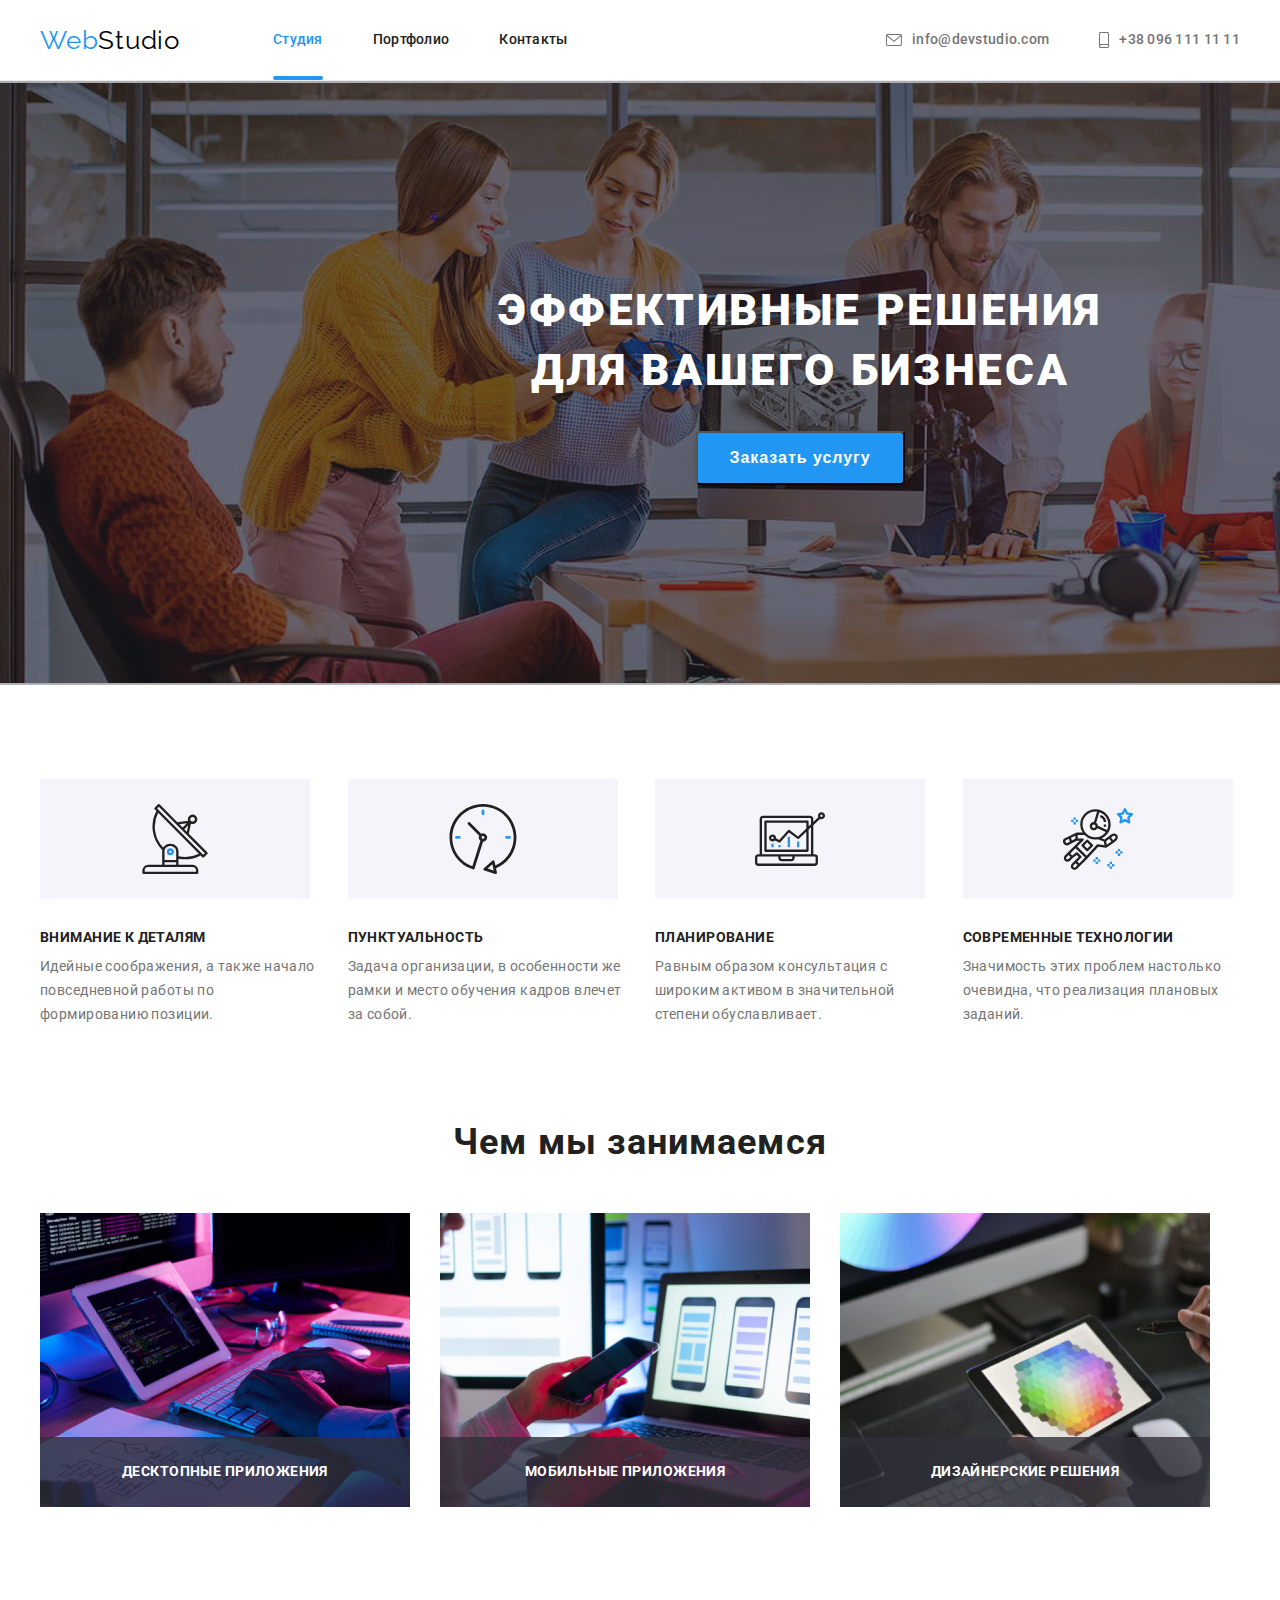
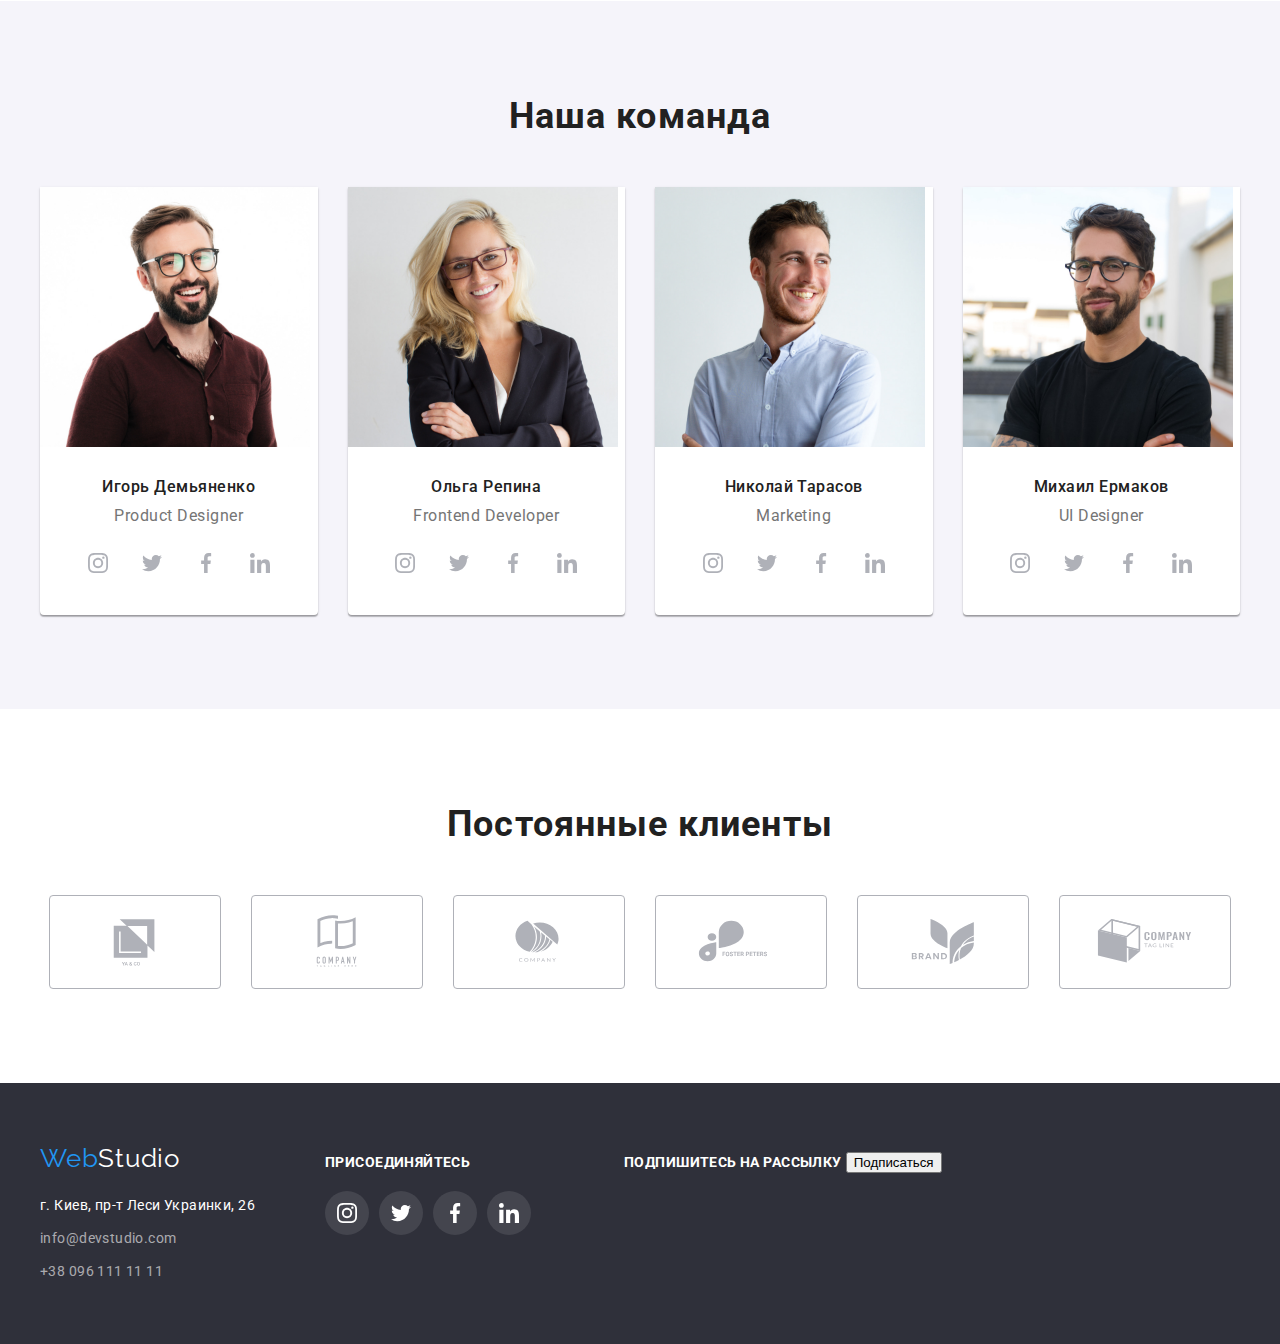
<file: index.html>
<!DOCTYPE html>
<html lang="ru">
  <head>
    <meta charset="UTF-8" />
    <meta http-equiv="X-UA-Compatible" content="IE=edge" />
    <meta name="viewport" content="width=device-width, initial-scale=1.0" />
    <title>WebStudio</title>
    <link rel="preconnect" href="https://fonts.googleapis.com" />
    <link rel="preconnect" href="https://fonts.gstatic.com" crossorigin />
    <link
      href="https://fonts.googleapis.com/css2?family=Raleway:wght@700&family=Roboto:wght@400;500;700;900&display=swap"
      rel="stylesheet"
    />
    <link
      rel="stylesheet"
      href="https://cdnjs.cloudflare.com/ajax/libs/modern-normalize/1.1.0/modern-normalize.min.css"
      integrity="sha512-wpPYUAdjBVSE4KJnH1VR1HeZfpl1ub8YT/NKx4PuQ5NmX2tKuGu6U/JRp5y+Y8XG2tV+wKQpNHVUX03MfMFn9Q=="
      crossorigin="anonymous"
      referrerpolicy="no-referrer"
    />
    <link rel="stylesheet" href="./css/styles.css" />
  </head>

  <body class="body data-page">
    <header class="header">
      <div class="conteiner header-conteiner">
        <a href="" class="header-logo"
          ><span class="first-logo">Web</span>Studio</a
        >
        <nav class="header-nav">
          <ul class="site-list">
            <li class="header-item">
              <a class="nav-item--active current" href="">Студия</a>
            </li>
            <li class="header-item">
              <a class="nav-item" href="./portfolio.html">Портфолио</a>
            </li>
            <li class="header-item">
              <a class="nav-item" href="">Контакты</a>
            </li>
          </ul>
        </nav>
        <ul class="contacts">
          <li class="item">
            <a class="link-mail" href="mailto:info@devstudio.com"
              ><svg class="mail-icons" width="16" height="12">
                <use href="./images/icons.svg#mail"></use>
              </svg>
              info@devstudio.com
            </a>
          </li>
          <li class="item">
            <a class="link-tel" href="tel:+380961111111">
              <svg class="tel-icons" width="10" height="16">
                <use href="./images/icons.svg#smartphone"></use>
              </svg>
              +38 096 111 11 11
            </a>
          </li>
        </ul>
      </div>
    </header>
    <main>
      <!-- Hero -->
      <section class="section-hero">
        <div class="conteiner conteiner-hero">
          <h1 class="hero-title">Эффективные решения для вашего бизнеса</h1>
          <button data-modal-open class="hero-btn" type="button">
            Заказать услугу
          </button>
        </div>
      </section>
      <!-- Features -->
      <section class="features">
        <div class="conteiner">
          <ul class="features-list">
            <li class="features-item">
              <div class="conteiner-icons">
                <svg class="features-icons" width="70" height="70">
                  <use href="./images/icons.svg#antenna"></use>
                </svg>
              </div>
              <h3 class="features-titie">Внимание к деталям</h3>
              <p class="features-txt">
                Идейные соображения, а также начало повседневной работы по
                формированию позиции.
              </p>
            </li>
            <li class="features-item">
              <div class="conteiner-icons">
                <svg class="features-icons" width="70" height="70">
                  <use href="./images/icons.svg#clock"></use>
                </svg>
              </div>
              <h3 class="features-titie">Пунктуальность</h3>
              <p class="features-txt">
                Задача организации, в особенности же рамки и место обучения
                кадров влечет за собой.
              </p>
            </li>
            <li class="features-item">
              <div class="conteiner-icons">
                <svg class="features-icons" width="70" height="70">
                  <use href="./images/icons.svg#diagram"></use>
                </svg>
              </div>
              <h3 class="features-titie">Планирование</h3>
              <p class="features-txt">
                Равным образом консультация с широким активом в значительной
                степени обуславливает.
              </p>
            </li>
            <li class="features-item">
              <div class="conteiner-icons">
                <svg class="features-icons" width="70" height="70">
                  <use href="./images/icons.svg#astronaut"></use>
                </svg>
              </div>
              <h3 class="features-titie">Современные технологии</h3>
              <p class="features-txt">
                Значимость этих проблем настолько очевидна, что реализация
                плановых заданий.
              </p>
            </li>
          </ul>
        </div>
      </section>
      <!-- Specialization -->
      <section class="specialization">
        <div class="conteiner">
          <h2 class="specialization-title">Чем мы занимаемся</h2>
          <ul class="specialization-list">
            <li class="specialization-item">
              <img
                src="./images/specialization/box-1sq.jpg"
                alt="работа за компьютером"
                width="370"
                height="294"
              />
              <h3 class="special-name">ДЕСКТОПНЫЕ ПРИЛОЖЕНИЯ</h3>
            </li>
            <li class="specialization-item">
              <img
                src="./images/specialization/box-2sq.jpg"
                alt="работа с телефоном"
                width="370"
                height="294"
              />
              <h3 class="special-name">МОБИЛЬНЫЕ ПРИЛОЖЕНИЯ</h3>
            </li>
            <li class="specialization-item">
              <img
                src="./images/specialization/box-3sq.jpg"
                alt="работа с планшетом"
                width="370"
                height="294"
              />
              <h3 class="special-name">ДИЗАЙНЕРСКИЕ РЕШЕНИЯ</h3>
            </li>
          </ul>
        </div>
      </section>
      <!-- Section team -->
      <section class="team">
        <div class="conteiner">
          <h2 class="team-title">Наша команда</h2>
          <ul class="team-list">
            <li class="team-item">
              <img
                src="./images/team/img-1sq.jpg"
                alt="Игорь Демьяненко"
                width="270"
                height="260"
              />
              <div class="card-name">
                <h3 class="team-caption">Игорь Демьяненко</h3>
                <p class="team-txt" lang="en">Product Designer</p>
                <ul class="icons-list">
                  <li>
                    <a
                      class="icons-link"
                      href=""
                      target="_blank"
                      rel="noopener noreferrer"
                      aria-label="instagram"
                    >
                      <svg class="social-icons" width="20" height="20">
                        <use href="./images/icons.svg#instagram"></use>
                      </svg>
                    </a>
                  </li>
                  <li>
                    <a
                      class="icons-link"
                      href=""
                      target="_blank"
                      rel="noopener noreferrer"
                      aria-label="twitter"
                    >
                      <svg class="social-icons" width="20" height="20">
                        <use href="./images/icons.svg#twitter"></use>
                      </svg>
                    </a>
                  </li>
                  <li>
                    <a
                      class="icons-link"
                      href=""
                      target="_blank"
                      rel="noopener noreferrer"
                      aria-label="facebook"
                    >
                      <svg class="social-icons" width="20" height="20">
                        <use href="./images/icons.svg#facebook"></use>
                      </svg>
                    </a>
                  </li>
                  <li>
                    <a
                      class="icons-link"
                      href=""
                      target="_blank"
                      rel="noopener noreferrer"
                      aria-label="linkedin"
                    >
                      <svg class="social-icons" width="20" height="20">
                        <use href="./images/icons.svg#linkedin"></use>
                      </svg>
                    </a>
                  </li>
                </ul>
              </div>
            </li>
            <li class="team-item">
              <img
                src="./images/team/img-2sq.jpg"
                alt="Ольга Репина"
                width="270"
                height="260"
              />
              <div class="card-name">
                <h3 class="team-caption">Ольга Репина</h3>
                <p class="team-txt" lang="en">Frontend Developer</p>
                <ul class="icons-list">
                  <li>
                    <a
                      class="icons-link"
                      href=""
                      target="_blank"
                      rel="noopener noreferrer"
                      aria-label="instagram"
                    >
                      <svg class="social-icons" width="20" height="20">
                        <use href="./images/icons.svg#instagram"></use>
                      </svg>
                    </a>
                  </li>
                  <li>
                    <a
                      class="icons-link"
                      href=""
                      target="_blank"
                      rel="noopener noreferrer"
                      aria-label="twitter"
                    >
                      <svg class="social-icons" width="20" height="20">
                        <use href="./images/icons.svg#twitter"></use>
                      </svg>
                    </a>
                  </li>
                  <li>
                    <a
                      class="icons-link"
                      href=""
                      target="_blank"
                      rel="noopener noreferrer"
                      aria-label="facebook"
                    >
                      <svg class="social-icons" width="20" height="20">
                        <use href="./images/icons.svg#facebook"></use>
                      </svg>
                    </a>
                  </li>
                  <li>
                    <a
                      class="icons-link"
                      href=""
                      target="_blank"
                      rel="noopener noreferrer"
                      aria-label="linkedin"
                    >
                      <svg class="social-icons" width="20" height="20">
                        <use href="./images/icons.svg#linkedin"></use>
                      </svg>
                    </a>
                  </li>
                </ul>
              </div>
            </li>
            <li class="team-item">
              <img
                src="./images/team/img-3sq.jpg"
                alt="Николай Тарасов"
                width="270"
                height="260"
              />
              <div class="card-name">
                <h3 class="team-caption">Николай Тарасов</h3>
                <p class="team-txt" lang="en">Marketing</p>
                <ul class="icons-list">
                  <li>
                    <a
                      class="icons-link"
                      href=""
                      target="_blank"
                      rel="noopener noreferrer"
                      aria-label="instagram"
                    >
                      <svg class="social-icons" width="20" height="20">
                        <use href="./images/icons.svg#instagram"></use>
                      </svg>
                    </a>
                  </li>
                  <li>
                    <a
                      class="icons-link"
                      href=""
                      target="_blank"
                      rel="noopener noreferrer"
                      aria-label="twitter"
                    >
                      <svg class="social-icons" width="20" height="20">
                        <use href="./images/icons.svg#twitter"></use>
                      </svg>
                    </a>
                  </li>
                  <li>
                    <a
                      class="icons-link"
                      href=""
                      target="_blank"
                      rel="noopener noreferrer"
                      aria-label="facebook"
                    >
                      <svg class="social-icons" width="20" height="20">
                        <use href="./images/icons.svg#facebook"></use>
                      </svg>
                    </a>
                  </li>
                  <li>
                    <a
                      class="icons-link"
                      href=""
                      target="_blank"
                      rel="noopener noreferrer"
                      aria-label="linkedin"
                    >
                      <svg class="social-icons" width="20" height="20">
                        <use href="./images/icons.svg#linkedin"></use>
                      </svg>
                    </a>
                  </li>
                </ul>
              </div>
            </li>
            <li class="team-item">
              <img
                src="./images/team/img-4sq.jpg"
                alt="Михаил Ермаков"
                width="270"
                height="260"
              />
              <div class="card-name">
                <h3 class="team-caption">Михаил Ермаков</h3>
                <p class="team-txt" lang="en">UI Designer</p>
                <ul class="icons-list">
                  <li>
                    <a
                      class="icons-link"
                      href=""
                      target="_blank"
                      rel="noopener noreferrer"
                      aria-label="instagram"
                    >
                      <svg class="social-icons" width="20" height="20">
                        <use href="./images/icons.svg#instagram"></use>
                      </svg>
                    </a>
                  </li>
                  <li>
                    <a
                      class="icons-link"
                      href=""
                      target="_blank"
                      rel="noopener noreferrer"
                      aria-label="twitter"
                    >
                      <svg class="social-icons" width="20" height="20">
                        <use href="./images/icons.svg#twitter"></use>
                      </svg>
                    </a>
                  </li>
                  <li>
                    <a
                      class="icons-link"
                      href=""
                      target="_blank"
                      rel="noopener noreferrer"
                      aria-label="facebook"
                    >
                      <svg class="social-icons" width="20" height="20">
                        <use href="./images/icons.svg#facebook"></use>
                      </svg>
                    </a>
                  </li>
                  <li>
                    <a
                      class="icons-link"
                      href=""
                      target="_blank"
                      rel="noopener noreferrer"
                      aria-label="linkedin"
                    >
                      <svg class="social-icons" width="20" height="20">
                        <use href="./images/icons.svg#linkedin"></use>
                      </svg>
                    </a>
                  </li>
                </ul>
              </div>
            </li>
          </ul>
        </div>
      </section>
      <!-- Section clients -->
      <section class="clients">
        <div class="conteiner">
          <h2 class="clients-title">Постоянные клиенты</h2>
          <ul class="clients-list">
            <li class="clients-item">
              <a
                class="clients-link"
                href=""
                target="_blank"
                rel="noopener noreferrer"
                aria-label="YA & CO"
              >
                <svg class="clients-icons" width="106" height="60">
                  <use href="./images/icons.svg#logo-1"></use>
                </svg>
              </a>
            </li>
            <li class="clients-item">
              <a
                class="clients-link"
                href=""
                target="_blank"
                rel="noopener noreferrer"
                aria-label="TAGLINE HERE"
              >
                <svg class="clients-icons" width="106" height="60">
                  <use href="./images/icons.svg#logo-2"></use>
                </svg>
              </a>
            </li>
            <li class="clients-item">
              <a
                class="clients-link"
                href=""
                target="_blank"
                rel="noopener noreferrer"
                aria-label="COMPANY"
              >
                <svg class="clients-icons" width="106" height="60">
                  <use href="./images/icons.svg#logo-3"></use>
                </svg>
              </a>
            </li>
            <li class="clients-item">
              <a
                class="clients-link"
                href=""
                target="_blank"
                rel="noopener noreferrer"
                aria-label="FOSTER PETERS"
              >
                <svg class="clients-icons" width="106" height="60">
                  <use href="./images/icons.svg#logo-4"></use>
                </svg>
              </a>
            </li>
            <li class="clients-item">
              <a
                class="clients-link"
                href=""
                target="_blank"
                rel="noopener noreferrer"
                aria-label="BRAND"
              >
                <svg class="clients-icons" width="106" height="60">
                  <use href="./images/icons.svg#logo-5"></use>
                </svg>
              </a>
            </li>
            <li class="clients-item">
              <a
                class="clients-link"
                href=""
                target="_blank"
                rel="noopener noreferrer"
                aria-label="TAG LINE"
              >
                <svg class="clients-icons" width="106" height="60">
                  <use href="./images/icons.svg#logo-6"></use>
                </svg>
              </a>
            </li>
          </ul>
        </div>
      </section>
    </main>
    <footer class="footer">
      <div class="conteiner footer-conteiner">
        <div class="conteiner-adds">
          <a href="" class="footer-logo"
            ><span class="first-logo">Web</span>Studio</a
          >
          <address class="adds">
            <ul class="adds-list">
              <li class="adds-item">
                <a
                  class="adds-link"
                  href="https://goo.gl/maps/kPwxMx7PWrMd9NRP6"
                  target="_blank"
                  rel="noopener noreferrer"
                  >г. Киев, пр-т Леси Украинки, 26
                </a>
              </li>
              <li class="adds-item">
                <a class="adds-contact" href="mailto:info@devstudio.com"
                  >info@devstudio.com</a
                >
              </li>
              <li class="adds-item">
                <a class="adds-contact" href="tel:+380961111111"
                  >+38 096 111 11 11</a
                >
              </li>
            </ul>
          </address>
        </div>
        <div class="conteiner-connect">
          <h3 class="footer-title">Присоединяйтесь</h3>
          <ul class="connect-list">
            <li class="connect-item">
              <a
                class="link-connect"
                href=""
                target="_blank"
                rel="noopener noreferrer"
                aria-label="instagram"
              >
                <svg class="connect-icons" width="20" height="20">
                  <use href="./images/icons.svg#instagram"></use>
                </svg>
              </a>
            </li>
            <li class="connect-item">
              <a
                class="link-connect"
                href=""
                target="_blank"
                rel="noopener noreferrer"
                aria-label="twitter"
              >
                <svg class="connect-icons" width="20" height="20">
                  <use href="./images/icons.svg#twitter"></use>
                </svg>
              </a>
            </li>
            <li class="connect-item">
              <a
                class="link-connect"
                href=""
                target="_blank"
                rel="noopener noreferrer"
                aria-label="facebook"
              >
                <svg class="connect-icons" width="20" height="20">
                  <use href="./images/icons.svg#facebook"></use>
                </svg>
              </a>
            </li>
            <li class="connect-item">
              <a
                class="link-connect"
                href=""
                target="_blank"
                rel="noopener noreferrer"
                aria-label="linkedin"
              >
                <svg class="connect-icons" width="20" height="20">
                  <use href="./images/icons.svg#linkedin"></use>
                </svg>
              </a>
            </li>
          </ul>
        </div>
        <div class="footer-form">
          <form class="" name="footer-form">
            <label for=""
              ><span class="form-txt">ПОДПИШИТЕСЬ НА РАССЫЛКУ</span></label
            >
            <button type="submit">Подписаться</button>
          </form>
        </div>
      </div>
    </footer>
    <!-- Modal -->
    <div class="backdrop is-hidden" data-modal>
      <div class="modal">
        <button data-modal-close class="close-btn" type="button">
          <svg class="icon-close" width="11" height="11">
            <use href="./images/icons.svg#icon-close"></use>
          </svg>
        </button>
      </div>
    </div>
    <script src="./js/modal.js"></script>
  </body>
</html>
</file>
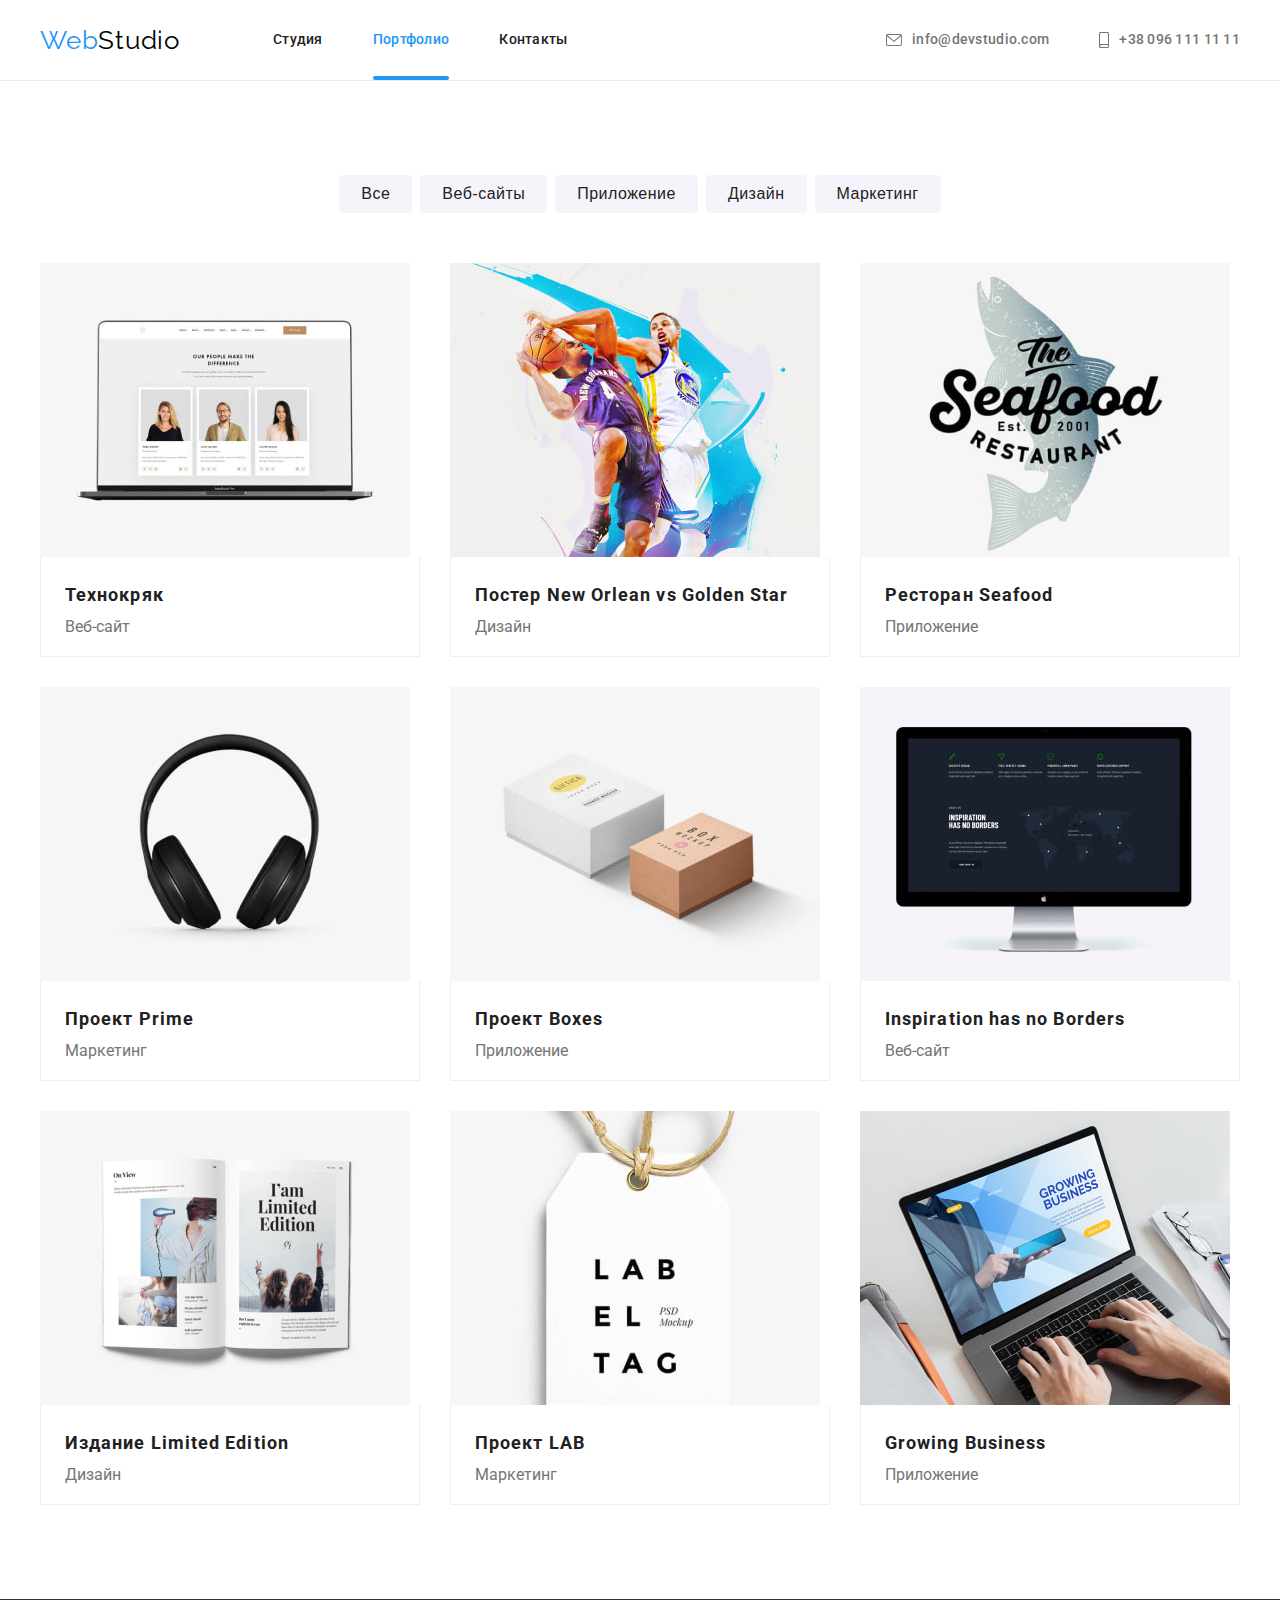
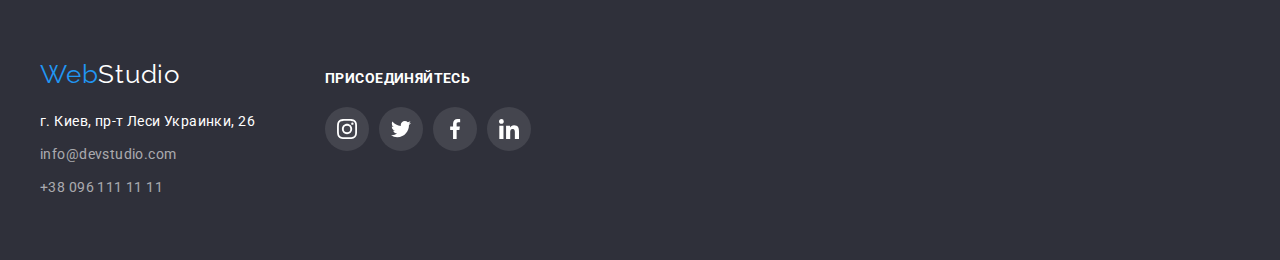
<file: portfolio.html>
<!DOCTYPE html>
<html lang="ru">
  <head>
    <meta charset="UTF-8" />
    <meta http-equiv="X-UA-Compatible" content="IE=edge" />
    <meta name="viewport" content="width=device-width, initial-scale=1.0" />
    <title>Портфолио</title>
    <link rel="preconnect" href="https://fonts.googleapis.com" />
    <link rel="preconnect" href="https://fonts.gstatic.com" crossorigin />
    <link
      href="https://fonts.googleapis.com/css2?family=Raleway:wght@700&family=Roboto:wght@400;500;700;900&display=swap"
      rel="stylesheet"
    />
    <link
      rel="stylesheet"
      href="https://cdnjs.cloudflare.com/ajax/libs/modern-normalize/1.1.0/modern-normalize.min.css"
      integrity="sha512-wpPYUAdjBVSE4KJnH1VR1HeZfpl1ub8YT/NKx4PuQ5NmX2tKuGu6U/JRp5y+Y8XG2tV+wKQpNHVUX03MfMFn9Q=="
      crossorigin="anonymous"
      referrerpolicy="no-referrer"
    />
    <link rel="stylesheet" href="./css/styles.css" />
    <link rel="stylesheet" href="./index.html" />
  </head>
  <body class="body">
    <!-- Шапка -->
    <header class="header">
      <div class="conteiner header-conteiner">
        <a href="" class="header-logo"
          ><span class="first-logo">Web</span>Studio</a
        >
        <nav class="header-nav">
          <ul class="site-list">
            <li class="item">
              <a class="nav-item" href="./index.html">Студия</a>
            </li>
            <li class="item">
              <a class="nav-item--active current" href="./portfolio.html"
                >Портфолио</a
              >
            </li>
            <li class="item"><a class="nav-item" href="">Контакты</a></li>
          </ul>
        </nav>
        <ul class="contacts">
          <li class="item">
            <a class="link-mail" href="mailto:info@devstudio.com"
              ><svg class="mail-icons" width="16" height="12">
                <use href="./images/icons.svg#mail"></use>
              </svg>
              info@devstudio.com
            </a>
          </li>
          <li class="item">
            <a class="link-tel" href="tel:+380961111111">
              <svg class="tel-icons" width="10" height="16">
                <use href="./images/icons.svg#smartphone"></use>
              </svg>
              +38 096 111 11 11
            </a>
          </li>
        </ul>
      </div>
    </header>
    <!-- Main  -->
    <main>
      <section class="portfolio-section">
        <div class="conteiner">
          <ul class="filters-list">
            <li class="filters-item">
              <button class="filters-btn" type="button">Все</button>
            </li>
            <li class="filters-item">
              <button class="filters-btn" type="button">Веб-сайты</button>
            </li>
            <li class="filters-item">
              <button class="filters-btn" type="button">Приложение</button>
            </li>
            <li class="filters-item">
              <button class="filters-btn" type="button">Дизайн</button>
            </li>
            <li class="filters-item">
              <button class="filters-btn" type="button">Маркетинг</button>
            </li>
          </ul>
          <ul class="portfolio-list">
            <li class="portfolio-item">
              <a href="" class="link">
                <div class="overlay">
                  <img
                    src="./images/projects/img1sq.jpeg"
                    alt="Ноутбук с изображением"
                    width="370"
                    height="294"
                  />
                  <div class="overlay-txt">
                    <p class="text">
                      Ресурс предлагает комплексные предложения с разным уровнем
                      функционала и сервисов. Все это позволит посетителю
                      получить исчерпывающие сведения о компании или частном
                      лице.
                    </p>
                  </div>
                </div>
                <div class="work-name">
                  <h3 class="portfolio-title">Технокряк</h3>
                  <p class="portfolio-txt">Веб-сайт</p>
                </div>
              </a>
            </li>
            <li class="portfolio-item">
              <a class="link" href="">
                <div class="overlay">
                  <img
                    src="./images/projects/img2sq.jpeg"
                    alt="Два баскетболиста"
                    width="370"
                    height="294"
                  />
                  <div class="overlay-txt">
                    <p class="text">
                      Ресурс предлагает комплексные предложения с разным уровнем
                      функционала и сервисов. Все это позволит посетителю
                      получить исчерпывающие сведения о компании или частном
                      лице.
                    </p>
                  </div>
                </div>
                <div class="work-name">
                  <h3 class="portfolio-title">
                    Постер New Orlean vs Golden Star
                  </h3>
                  <p class="portfolio-txt">Дизайн</p>
                </div>
              </a>
            </li>
            <li class="portfolio-item">
              <a class="link" href="">
                <div class="overlay">
                  <img
                    src="./images/projects/img3sq.jpeg"
                    alt="логотип ресторана The Seafood"
                    width="370"
                    height="294"
                  />
                  <div class="overlay-txt">
                    <p class="text">
                      Ресурс предлагает комплексные предложения с разным уровнем
                      функционала и сервисов. Все это позволит посетителю
                      получить исчерпывающие сведения о компании или частном
                      лице.
                    </p>
                  </div>
                </div>
                <div class="work-name">
                  <h3 class="portfolio-title">Ресторан Seafood</h3>
                  <p class="portfolio-txt">Приложение</p>
                </div>
              </a>
            </li>
            <li class="portfolio-item">
              <a class="link" href="">
                <div class="overlay">
                  <img
                    src="./images/projects/img4sq.jpeg"
                    alt="Наушники"
                    width="370"
                    height="294"
                  />
                  <div class="overlay-txt">
                    <p class="text">
                      Ресурс предлагает комплексные предложения с разным уровнем
                      функционала и сервисов. Все это позволит посетителю
                      получить исчерпывающие сведения о компании или частном
                      лице.
                    </p>
                  </div>
                </div>
                <div class="work-name">
                  <h3 class="portfolio-title">Проект Prime</h3>
                  <p class="portfolio-txt">Маркетинг</p>
                </div>
              </a>
            </li>
            <li class="portfolio-item">
              <a class="link" href="">
                <div class="overlay">
                  <img
                    src="./images/projects/img5sq.jpeg"
                    alt="Две картонные коробки"
                    width="370"
                    height="294"
                  />
                  <div class="overlay-txt">
                    <p class="text">
                      Ресурс предлагает комплексные предложения с разным уровнем
                      функционала и сервисов. Все это позволит посетителю
                      получить исчерпывающие сведения о компании или частном
                      лице.
                    </p>
                  </div>
                </div>
                <div class="work-name">
                  <h3 class="portfolio-title">Проект Boxes</h3>
                  <p class="portfolio-txt">Приложение</p>
                </div>
              </a>
            </li>
            <li class="portfolio-item">
              <a class="link" href="">
                <div class="overlay">
                  <img
                    src="./images/projects/img6sq.jpeg"
                    alt="Экран монитора"
                    width="370"
                    height="294"
                  />
                  <div class="overlay-txt">
                    <p class="text">
                      Ресурс предлагает комплексные предложения с разным уровнем
                      функционала и сервисов. Все это позволит посетителю
                      получить исчерпывающие сведения о компании или частном
                      лице.
                    </p>
                  </div>
                </div>
                <div class="work-name">
                  <h3 class="portfolio-title">Inspiration has no Borders</h3>
                  <p class="portfolio-txt">Веб-сайт</p>
                </div>
              </a>
            </li>
            <li class="portfolio-item">
              <a class="link" href="">
                <div class="overlay">
                  <img
                    src="./images/projects/img7sq.jpeg"
                    alt="Раскрытая книга"
                    width="370"
                    height="294"
                  />
                  <div class="overlay-txt">
                    <p class="text">
                      Ресурс предлагает комплексные предложения с разным уровнем
                      функционала и сервисов. Все это позволит посетителю
                      получить исчерпывающие сведения о компании или частном
                      лице.
                    </p>
                  </div>
                </div>
                <div class="work-name">
                  <h3 class="portfolio-title">Издание Limited Edition</h3>
                  <p class="portfolio-txt">Дизайн</p>
                </div>
              </a>
            </li>
            <li class="portfolio-item">
              <a class="link" href="">
                <div class="overlay">
                  <img
                    src="./images/projects/img8sq.jpeg"
                    alt="Бирка з надписью"
                    width="370"
                    height="294"
                  />
                  <div class="overlay-txt">
                    <p class="text">
                      Ресурс предлагает комплексные предложения с разным уровнем
                      функционала и сервисов. Все это позволит посетителю
                      получить исчерпывающие сведения о компании или частном
                      лице.
                    </p>
                  </div>
                </div>
                <div class="work-name">
                  <h3 class="portfolio-title">Проект LAB</h3>
                  <p class="portfolio-txt">Маркетинг</p>
                </div>
              </a>
            </li>
            <li class="portfolio-item">
              <a class="link" href="">
                <div class="overlay">
                  <img
                    src="./images/projects/img9sq.jpeg"
                    alt="Работа за ноутбуком"
                    width="370"
                    height="294"
                  />
                  <div class="overlay-txt">
                    <p class="text">
                      Ресурс предлагает комплексные предложения с разным уровнем
                      функционала и сервисов. Все это позволит посетителю
                      получить исчерпывающие сведения о компании или частном
                      лице.
                    </p>
                  </div>
                </div>
                <div class="work-name">
                  <h3 class="portfolio-title">Growing Business</h3>
                  <p class="portfolio-txt">Приложение</p>
                </div>
              </a>
            </li>
          </ul>
        </div>
      </section>
    </main>
    <!-- Подвал -->
    <footer class="footer">
      <div class="conteiner footer-conteiner">
        <div class="conteiner-adds">
          <a href="" class="footer-logo"
            ><span class="first-logo">Web</span>Studio</a
          >
          <address class="adds">
            <ul class="adds-list">
              <li class="adds-item">
                <a
                  class="adds-link"
                  href="https://goo.gl/maps/kPwxMx7PWrMd9NRP6"
                  target="_blank"
                  rel="noopener noreferrer"
                  >г. Киев, пр-т Леси Украинки, 26
                </a>
              </li>
              <li class="adds-item">
                <a class="adds-contact" href="mailto:info@devstudio.com"
                  >info@devstudio.com</a
                >
              </li>
              <li class="adds-item">
                <a class="adds-contact" href="tel:+380961111111"
                  >+38 096 111 11 11</a
                >
              </li>
            </ul>
          </address>
        </div>
        <div class="conteiner-connect">
          <h3 class="footer-title">Присоединяйтесь</h3>
          <ul class="connect-list">
            <li class="connect-item">
              <a
                class="link-connect"
                href=""
                target="_blank"
                rel="noopener noreferrer"
                aria-label="instagram"
              >
                <svg class="connect-icons" width="20" height="20">
                  <use href="./images/icons.svg#instagram"></use>
                </svg>
              </a>
            </li>
            <li class="connect-item">
              <a
                class="link-connect"
                href=""
                target="_blank"
                rel="noopener noreferrer"
                aria-label="twitter"
              >
                <svg class="connect-icons" width="20" height="20">
                  <use href="./images/icons.svg#twitter"></use>
                </svg>
              </a>
            </li>
            <li class="connect-item">
              <a
                class="link-connect"
                href=""
                target="_blank"
                rel="noopener noreferrer"
                aria-label="facebook"
              >
                <svg class="connect-icons" width="20" height="20">
                  <use href="./images/icons.svg#facebook"></use>
                </svg>
              </a>
            </li>
            <li class="connect-item">
              <a
                class="link-connect"
                href=""
                target="_blank"
                rel="noopener noreferrer"
                aria-label="linkedin"
              >
                <svg class="connect-icons" width="20" height="20">
                  <use href="./images/icons.svg#linkedin"></use>
                </svg>
              </a>
            </li>
          </ul>
        </div>
      </div>
    </footer>
  </body>
</html>
</file>
<file: css/styles.css>
:root {
  --title-text-color: #212121;
  --text-color: #757575;
  --akcent-color: #2196f3;
  --bgc-secondary: #2f303a;
  --logo-header-color: #000000;
  --logo-footer-color: #ffffff;
  --filter-button: #f5f4fa;
  --card-border: #eeeeee;
  --icons-basic-color: #afb1b8;
  --icons-secondary-color: #757575;
  --animation: 250ms cubic-bezier(0.4, 0, 0.2, 1);
}

.body {
  font-family: Roboto, sans-serif;
  color: var(--title-text-color);
  margin: auto;
}
.no-scroll {
  overflow: hidden;
}

.site-list,
.contacts,
.features-list,
.specialization-list,
.team-list,
.icons-list,
.clients-list,
.adds-list,
.connect-list,
.filters-list,
.portfolio-list {
  list-style-type: none;
}

h1,
h2,
h3,
h4,
h5,
h6,
p {
  padding: 0;
  margin: 0;
}

.contacts,
.features-list,
.specialization-list,
.team-list,
.clients-list,
.adds-list,
.filters-list,
.connect-list,
.portfolio-list,
.icons-list {
  padding: 0;
  margin: 0;
}

img {
  display: block;
  margin: 0;
}

.conteiner {
  width: 1200px;
  padding-left: 15px;
  padding-right: 15px;
  margin: 0 auto;
}

/* Header section */

.header {
  border-bottom: 1px solid #ececec;
}

.header-conteiner {
  display: flex;
  align-items: center;
}

.header-logo {
  margin-right: 93px;
}

.header-logo,
.footer-logo {
  color: var(--logo-header-color);

  font-family: "Raleway";
  font-size: 26px;
  line-height: 1.19;
  letter-spacing: 0.03em;
  text-decoration: none;
}

.first-logo {
  color: var(--akcent-color);
  font-family: "Raleway";
  font-size: 26px;
  line-height: 1.19;
  letter-spacing: 0.03em;
}

.header-nav {
  display: flex;
  margin-right: 0;
}
.site-list {
  display: flex;
  gap: 50px;
  padding-left: 0;
  padding-top: 0;
  padding-bottom: 0;
  margin: 0 auto;
}

.nav-item {
  display: block;
  padding-top: 32px;
  padding-bottom: 32px;

  color: var(--title-text-color);

  font-weight: 500;
  font-size: 14px;
  line-height: 1.14;
  letter-spacing: 0.02em;
  text-decoration: none;

  transition: color var(--animation);
}

.nav-item:hover,
.nav-item:focus {
  color: var(--akcent-color);
}
.nav-item--active {
  position: relative;
  display: block;
  padding-top: 32px;
  padding-bottom: 32px;

  color: var(--akcent-color);

  font-weight: 500;
  font-size: 14px;
  line-height: 1.14;
  letter-spacing: 0.02em;
  text-decoration: none;
}

.current::after {
  position: absolute;
  left: 0;
  bottom: 0;

  content: "";
  width: 100%;
  height: 4px;
  border-radius: 2px;
  background-color: var(--akcent-color);
}

.contacts {
  display: flex;
  margin-left: auto;
  gap: 50px;
}

.link-mail,
.link-tel {
  padding-top: 32px;
  padding-bottom: 32px;

  color: var(--text-color);

  font-weight: 500;
  font-size: 14px;
  line-height: 1.14;
  letter-spacing: 0.02em;
  text-decoration: none;

  transition: color var(--animation);
}
.link-mail,
.link-tel {
  display: flex;
  align-items: center;
  color: var(--icons-secondary-color);
}
.mail-icons,
.tel-icons {
  fill: currentColor;
  margin-right: 10px;
}
.mail-icons:hover,
.mail-icons:focus {
  fill: currentColor;
}

.link-mail:hover,
.link-tel:hover,
.link-mail:focus,
.link-tel:focus {
  color: var(--akcent-color);
}

/* Hero section */

.section-hero {
  width: 1600px;
  margin: 0 auto;
  padding: 200px 0;

  background-image: linear-gradient(
      to right,
      rgba(47, 48, 58, 0.4),
      rgba(47, 48, 58, 0.4)
    ),
    url(../images/img-hero-sq.jpeg);
  background-position: center;
  background-repeat: no-repeat;
}
/* .section-hero:hover {
  background-image: linear-gradient(
      to right,
      rgba(47, 48, 58, 0.4),
      rgba(47, 48, 58, 0.4)
    ),
    url(../images/img-hero-sq.jpeg);
} */
.conteiner-hero {
  width: 1200px;
  padding-left: 15px;
  padding-right: 15px;
  margin: 0 auto;
}

.hero-title {
  width: 696px;
  margin: auto;
  margin-bottom: 30px;

  color: var(--logo-footer-color);

  font-weight: 900;
  font-size: 44px;
  line-height: 1.36;
  text-align: center;
  letter-spacing: 0.06em;
  text-transform: uppercase;
}

.hero-btn {
  display: flex;
  flex-direction: row;
  align-items: flex-start;
  padding: 10px 32px;
  margin: auto;
  gap: 10px;

  box-shadow: 0px 4px 4px rgba(0, 0, 0, 0.15);
  border-radius: 4px;

  color: var(--logo-footer-color);
  background-color: var(--akcent-color);
  font-weight: 700;
  font-size: 16px;
  line-height: 1.88;
  letter-spacing: 0.06em;
}

.hero-btn:hover,
.hero-btn:focus {
  background-color: #188ce8;
}
.hero-btn,
.filters-btn {
  cursor: pointer;
}

/* Features section */

.features {
  padding-top: 94px;
  padding-bottom: 94px;
}

.features-list {
  display: flex;
  flex-direction: row;
  gap: 30px;
}

.features-item {
  flex-basis: calc((100% - 90px) / 4);
}
.conteiner-icons {
  display: flex;
  width: 270px;
  height: 120px;
  background-color: var(--filter-button);

  align-items: center;
  justify-content: center;
  margin-bottom: 30px;
}

.features-titie {
  margin-bottom: 10px;

  font-weight: 700;
  font-size: 14px;
  line-height: 1.17;
  letter-spacing: 0.03em;
  text-transform: uppercase;
}

.features-txt {
  color: var(--text-color);

  font-weight: 400;
  font-size: 14px;
  line-height: 1.71;
  letter-spacing: 0.03em;
}

/* Specialization section */

.specialization {
  padding-top: 0;
  padding-bottom: 94px;
}

.specialization-title,
.team-title {
  font-weight: 700;
  font-size: 36px;
  line-height: 1.17;
  text-align: center;
  letter-spacing: 0.03em;
}

.specialization-title {
  margin-bottom: 50px;
}
.specialization-list {
  display: flex;
}
.specialization-item {
  width: 370px;
  margin-right: 30px;
  position: relative;
}
.specialization-item:nth-child(3n) {
  margin-right: 0;
}

.special-name {
  width: 370px;
  height: 70px;

  font-size: 14px;
  line-height: 1.14;
  text-align: center;
  letter-spacing: 0.03em;
  text-transform: uppercase;
  color: var(--logo-footer-color);
  background-color: rgba(47, 48, 58, 0.8);

  position: absolute;
  left: 0;
  bottom: 0;
  display: flex;
  align-items: center;
  justify-content: center;
}

/* Team section */

.team {
  padding-top: 94px;
  padding-bottom: 94px;

  background-color: #f5f4fa;
}
.team-title {
  margin-bottom: 50px;
}

.team-list {
  display: flex;
  flex-wrap: wrap;
  gap: 30px;
}
.team-item {
  flex-basis: calc((100% - 90px) / 4);

  background-color: var(--logo-footer-color);

  box-shadow: 0px 1px 3px rgba(0, 0, 0, 0.12), 0px 1px 1px rgba(0, 0, 0, 0.14),
    0px 2px 1px rgba(0, 0, 0, 0.2);
  border-radius: 0px 0px 4px 4px;
}

.card-name {
  padding: 30px 10px;
}
.team-caption {
  display: block;
  margin-bottom: 10px;

  font-weight: 500;
  font-size: 16px;
  line-height: 1.19;
  letter-spacing: 0.03em;
  text-align: center;
}
.team-txt {
  margin-bottom: 16px;

  color: var(--text-color);

  font-size: 16px;
  line-height: 1.19;
  letter-spacing: 0.03em;
  text-align: center;
}

.icons-list {
  display: flex;
  align-items: center;
  justify-content: center;
  gap: 10px;
}

.icons-link {
  display: flex;
  align-items: center;
  justify-content: center;
  width: 44px;
  height: 44px;
  border-radius: 50%;
  color: var(--icons-basic-color);

  transition: background-color var(--animation), color var(--animation);
}

.social-icons {
  fill: currentColor;
}

.icons-link:hover,
.icons-link:focus {
  color: var(--logo-footer-color);
  background-color: var(--akcent-color);
}

.clients {
  padding-top: 94px;
  padding-bottom: 94px;
}
.clients-title {
  font-weight: 700;
  font-size: 36px;
  line-height: 1.17;
  text-align: center;
  letter-spacing: 0.03em;

  margin-bottom: 50px;
}

.clients-list {
  display: flex;
  align-items: center;
  justify-content: center;
  gap: 30px;
}

.clients-link {
  display: flex;
  align-items: center;
  justify-content: center;
  width: 170px;
  height: 92px;
  border: 1px solid var(--icons-basic-color);
  border-radius: 4px;
  color: var(--icons-basic-color);

  transition: border-color var(--animation), color var(--animation);
}
.clients-link:hover,
.clients-link:focus {
  color: var(--akcent-color);
  border: 1px solid var(--akcent-color);
  border-radius: 4px;
}
.clients-icons {
  fill: currentColor;
}

/* Footer */
.footer {
  padding-top: 60px;
  padding-bottom: 60px;
  background-color: var(--bgc-secondary);
}

.footer-conteiner {
  display: flex;
  align-items: baseline;

  background-color: var(--bgc-secondary);
}
.conteiner-adds {
  margin-right: 70px;
}

.footer-logo {
  display: block;
  margin-bottom: 20px;
  color: var(--logo-footer-color);
}
.adds-item:not(:last-child) {
  display: block;
  margin-bottom: 9px;
}

.adds-link {
  color: var(--logo-footer-color);

  font-weight: 400;
  font-size: 14px;
  font-style: normal;
  line-height: 1.71;
  letter-spacing: 0.03em;
  text-decoration: none;

  transition: color var(--animation);
}
.adds-link:hover,
.adds-link:focus {
  color: var(--akcent-color);
}
.adds-contact {
  color: rgba(255, 255, 255, 0.6);

  font-weight: 400;
  font-size: 14px;
  font-style: normal;
  line-height: 1.71;
  letter-spacing: 0.03em;
  text-decoration: none;

  transition: color var(--animation);
}
.adds-contact:hover,
.adds-contact:focus {
  color: var(--akcent-color);
}

.footer-title {
  font-weight: 700;
  font-size: 14px;
  line-height: 1.14;
  letter-spacing: 0.03em;
  text-transform: uppercase;
  color: var(--logo-footer-color);

  margin-bottom: 20px;
}

.connect-list {
  display: flex;
  align-items: center;
  justify-content: center;
  gap: 10px;
}
.link-connect {
  display: flex;
  align-items: center;
  justify-content: center;
  width: 44px;
  height: 44px;
  border-radius: 50%;

  background: rgba(255, 255, 255, 0.1);
  color: var(--logo-footer-color);

  transition: background-color var(--animation);
}
.link-connect:hover,
.link-connect:focus {
  background-color: var(--akcent-color);
}
.connect-icons {
  fill: currentColor;
}

.footer-form {
  display: flex;
  margin-left: 93px;
}
.form-txt {
  font-weight: 700;
  font-size: 14px;
  line-height: 1.14;
  letter-spacing: 0.03em;

  color: var(--logo-footer-color);
}
/* Modal */

.backdrop {
  position: fixed;
  top: 0;
  left: 0;

  width: 100%;
  height: 100%;

  background-color: rgba(0, 0, 0, 0.2);

  transition: opacity var(--animation);
}

.backdrop.is-hidden {
  opacity: 0;
  pointer-events: none;
}

.modal {
  position: absolute;
  top: 50%;
  left: 50%;
  transform: translate(-50%, -50%);

  width: 528px;
  height: 581px;

  background-color: var(--logo-footer-color);
  box-shadow: 0px 1px 3px rgba(0, 0, 0, 0.12), 0px 1px 1px rgba(0, 0, 0, 0.14),
    0px 2px 1px rgba(0, 0, 0, 0.2);
  border-radius: 4px;
}

.close-btn {
  position: absolute;
  top: 0;
  right: 0;

  width: 30px;
  height: 30px;

  cursor: pointer;
  border-radius: 50%;
  border: 1px solid rgba(0, 0, 0, 0.1);
  margin-top: 8px;
  margin-right: 8px;
  padding: 0;
}

/* Portfolio */

.portfolio-section {
  padding-top: 94px;
  padding-bottom: 94px;
}

.filters-list {
  display: flex;
  justify-content: center;
  gap: 8px;
  margin-bottom: 50px;
}

.filters-btn {
  padding: 6px 22px;
  background-color: var(--filter-button);
  color: var(--title-text-color);
  text-decoration: none;

  font-weight: 500;
  font-size: 16px;
  line-height: 1.62;
  letter-spacing: 0.03em;
  border-radius: 4px;
  border: none;

  transition: background-color var(--animation), color var(--animation),
    box-shadow var(--animation);
}
.filters-btn:hover,
.filters-btn:focus {
  background-color: var(--akcent-color);
  color: var(--logo-footer-color);
  box-shadow: 0px 3px 1px rgba(0, 0, 0, 0.1), 0px 1px 2px rgba(0, 0, 0, 0.08),
    0px 2px 2px rgba(0, 0, 0, 0.12);
}
.portfolio-list {
  display: flex;
  flex-wrap: wrap;
  gap: 30px;
}

.portfolio-item {
  flex-basis: calc((100% - 60px) / 3);
}
.work-name {
  padding: 20px 24px;
  border: 1px solid #eeeeee;
  border-top: none;
}

.link {
  display: block;
  text-decoration: none;
  color: var(--text-color);

  transition: box-shadow var(--animation);
}

.link:hover,
.link:focus {
  box-shadow: 0px 1px 1px rgba(0, 0, 0, 0.12), 0px 4px 4px rgba(0, 0, 0, 0.06),
    1px 4px 6px rgba(0, 0, 0, 0.16);
}
.overlay {
  position: relative;
  overflow: hidden;
  top: 0;
  left: 0;
}
.overlay-txt {
  position: absolute;
  top: 0;
  left: 0;

  width: 100%;
  height: 100%;

  background-color: rgba(33, 150, 243, 0.9);
  transform: translateY(100%);
  transition: transform var(--animation);
}
.link:hover .overlay-txt,
.link:focus .overlay-txt {
  transform: translateY(0);
}

.text {
  font-size: 18px;
  line-height: 1.56;
  letter-spacing: 0.03em;
  padding: 63px 24px;
  color: var(--logo-footer-color);
}

.portfolio-title {
  margin-bottom: 4px;

  color: var(--title-text-color);
  font-weight: 700;
  font-size: 18px;
  line-height: 2;
  letter-spacing: 0.06em;
}

.portfolio-text {
  color: var(--text-color);

  font-weight: 400;
  font-size: 16px;
  line-height: 1.88;
  letter-spacing: 0.03em;
}
</file>
